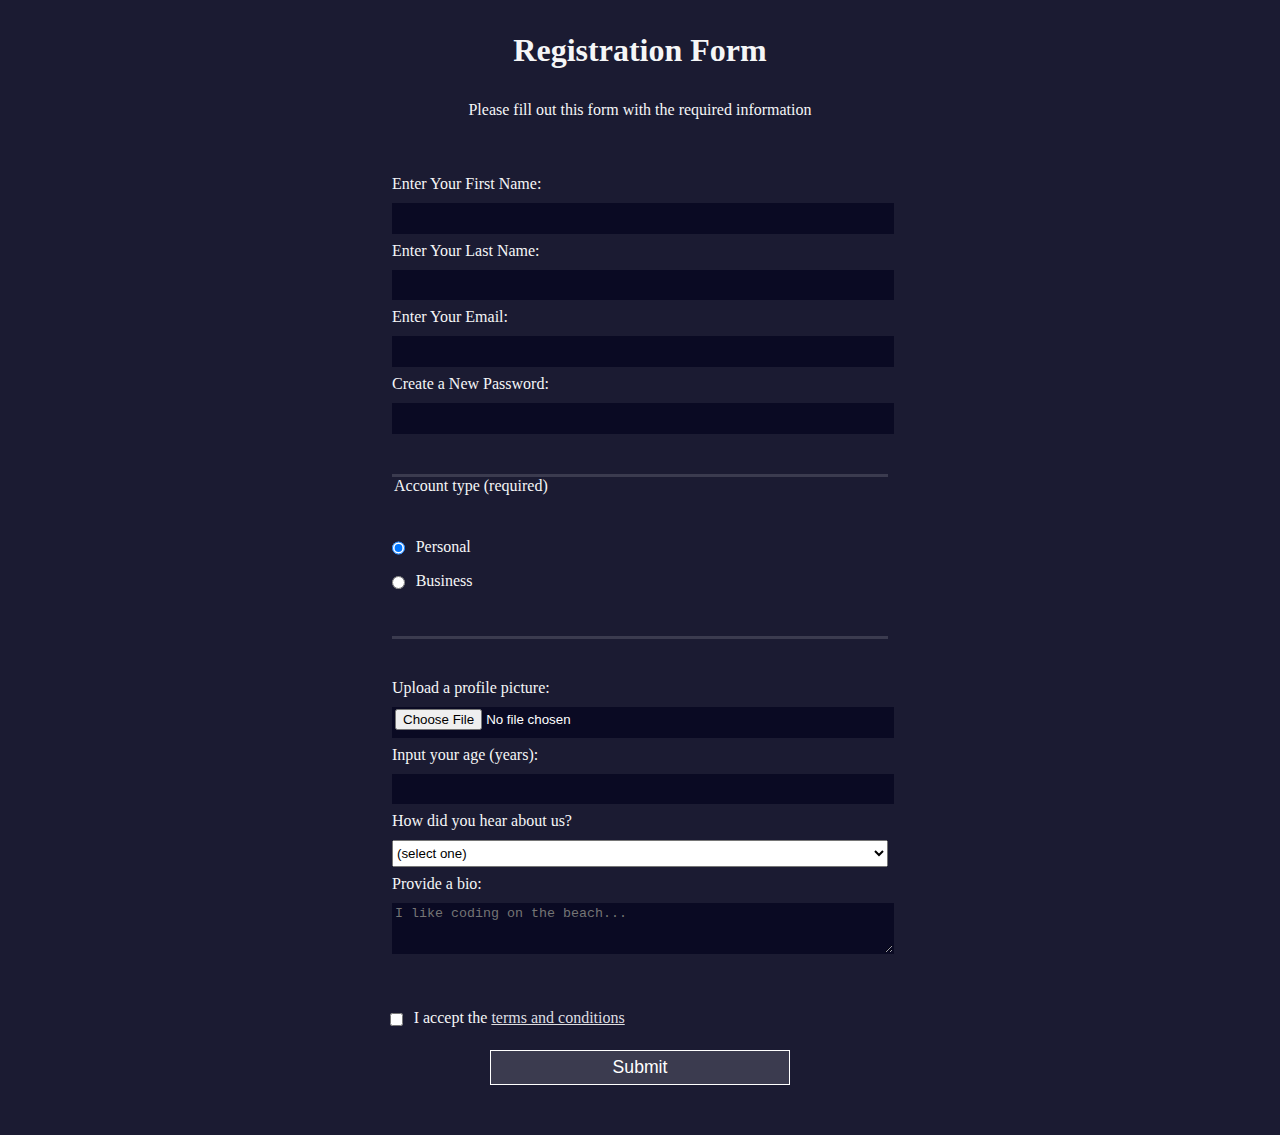
<file: Registration-form/index.html>
<!DOCTYPE html>
<html lang="en">
  <head>
    <meta charset="UTF-8">
    <title>Registration Form</title>
    <link rel="stylesheet" href="styles.css" />
  </head>
  <body>
    <h1>Registration Form</h1>
    <p>Please fill out this form with the required information</p>
    <form method="post" action='https://register-demo.freecodecamp.org'>
      <fieldset>
        <label for="first-name">Enter Your First Name: <input id="first-name" name="first-name" type="text" required /></label>
        <label for="last-name">Enter Your Last Name: <input id="last-name" name="last-name" type="text" required /></label>
        <label for="email">Enter Your Email: <input id="email" name="email" type="email" required /></label>
        <label for="new-password">Create a New Password: <input id="new-password" name="new-password" type="password" pattern="[a-z0-5]{8,}" required /></label>
      </fieldset>
      <fieldset>
        <legend>Account type (required)</legend>
        <label for="personal-account"><input id="personal-account" type="radio" name="account-type" class="inline" checked /> Personal</label>
        <label for="business-account"><input id="business-account" type="radio" name="account-type" class="inline" /> Business</label>
      </fieldset>
      <fieldset>
        <label for="profile-picture">Upload a profile picture: <input id="profile-picture" type="file" name="file" /></label>
        <label for="age">Input your age (years): <input id="age" type="number" name="age" min="13" max="120" /></label>
        <label for="referrer">How did you hear about us?
          <select id="referrer" name="referrer">
            <option value="">(select one)</option>
            <option value="1">freeCodeCamp News</option>
            <option value="2">freeCodeCamp YouTube Channel</option>
            <option value="3">freeCodeCamp Forum</option>
            <option value="4">Other</option>
          </select>
        </label>
        <label for="bio">Provide a bio:
          <textarea id="bio" name="bio" rows="3" cols="30" placeholder="I like coding on the beach..."></textarea>
        </label>
      </fieldset>
      <label for="terms-and-conditions">
        <input class="inline" id="terms-and-conditions" type="checkbox" required name="terms-and-conditions" /> I accept the <a href="https://www.freecodecamp.org/news/terms-of-service/">terms and conditions</a>
      </label>
      <input type="submit" value="Submit" />
    </form>
  </body>
</html>
</file>
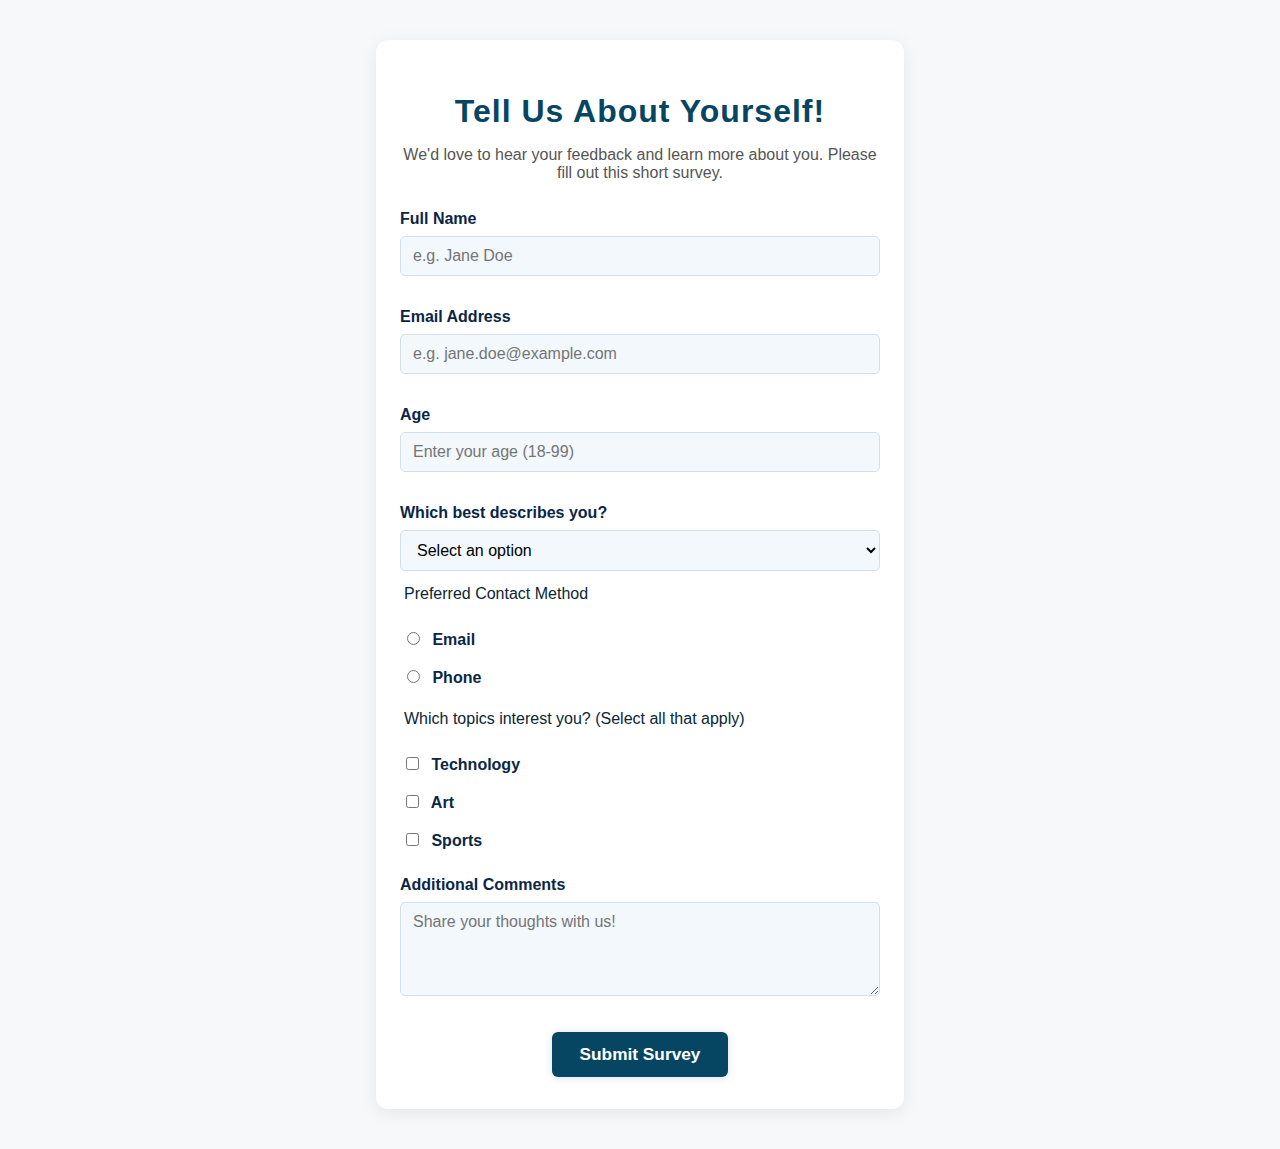
<file: Survey-form/index.html>
<!DOCTYPE html>
<html lang="en">
<head>
  <meta charset="UTF-8">
  <title>My Custom Survey Form</title>
  <meta name="viewport" content="width=device-width, initial-scale=1.0">
  <link rel="stylesheet" href="styles.css">
</head>
<body>
  <div class="container">
    <h1 id="title">Tell Us About Yourself!</h1>
    <p id="description">We'd love to hear your feedback and learn more about you. Please fill out this short survey.</p>

    <form id="survey-form">
      
      <label id="name-label" for="name">Full Name</label>
      <input
        id="name"
        name="name"
        type="text"
        placeholder="e.g. Jane Doe"
        required
      >
      <label id="email-label" for="email">Email Address</label>
      <input
        id="email"
        name="email"
        type="email"
        placeholder="e.g. jane.doe@example.com"
        required
      >
      <label id="number-label" for="number">Age</label>
      <input
        id="number"
        name="number"
        type="number"
        min="18"
        max="99"
        placeholder="Enter your age (18-99)"
      >
      <label for="dropdown">Which best describes you?</label>
      <select id="dropdown" name="role">
        <option value="" disabled selected>Select an option</option>
        <option value="student">Student</option>
        <option value="professional">Professional</option>
        <option value="other">Other</option>
      </select>
      <fieldset>
        <legend>Preferred Contact Method</legend>
        <label>
          <input type="radio" name="contact-method" value="email"> Email
        </label>
        <label>
          <input type="radio" name="contact-method" value="phone"> Phone
        </label>
      </fieldset>

      <!-- Checkboxes -->
      <fieldset>
        <legend>Which topics interest you? (Select all that apply)</legend>
        <label>
          <input type="checkbox" name="interests" value="technology"> Technology
        </label>
        <label>
          <input type="checkbox" name="interests" value="art"> Art
        </label>
        <label>
          <input type="checkbox" name="interests" value="sports"> Sports
        </label>
      </fieldset>
      <label for="comments">Additional Comments</label>
      <textarea
        id="comments"
        name="comments"
        rows="4"
        cols="40"
        placeholder="Share your thoughts with us!"
      ></textarea>
      <button type="submit" id="submit">Submit Survey</button>
    </form>
  </div>
</body>
</html>
</file>
<file: Registration-form/styles.css>
body {
  width: 100%;
  height: 100vh;
  margin: 0;
  background-color: #1b1b32;
  color: #f5f6f7;
  font-family: Tahoma;
  font-size: 16px;
}

h1, p {
  margin: 1em auto;
  text-align: center;
}

form {
  width: 60vw;
  max-width: 500px;
  min-width: 300px;
  margin: 0 auto;
  padding-bottom: 2em;
}

fieldset {
  border: none;
  padding: 2rem 0;
  border-bottom: 3px solid #3b3b4f;
}

fieldset:last-of-type {
  border-bottom: none;
}

label {
  display: block;
  margin: 0.5rem 0;
}

input,
textarea,
select {
  margin: 10px 0 0 0;
  width: 100%;
  min-height: 2em;
}

input, textarea {
  background-color: #0a0a23;
  border: 1px solid #0a0a23;
  color: #ffffff;
}

.inline {
  width: unset;
  margin: 0 0.5em 0 0;
  vertical-align: middle;
}

input[type="submit"] {
  display: block;
  width: 60%;
  margin: 1em auto;
  height: 2em;
  font-size: 1.1rem;
  background-color: #3b3b4f;
  border-color: white;
  min-width: 300px;
}

input[type="file"] {
  padding: 1px 2px;
}

a {
  color: #dfdfe2
}
</file>
<file: Survey-form/styles.css>
body, input, select, textarea, button {
  font-family: 'Segoe UI', Verdana, Arial, sans-serif;
}

body {
  background: #f6f8fa;
  margin: 0;
  padding: 0;
}

.container {
  max-width: 480px;
  margin: 40px auto;
  background: #fff;
  border-radius: 12px;
  box-shadow: 0 4px 18px rgba(0,0,0,0.08);
  padding: 32px 24px;
}

h1#title {
  text-align: center;
  font-size: 2rem;
  margin-bottom: 12px;
  color: #064663;
  letter-spacing: 1px;
}

#description {
  text-align: center;
  color: #555;
  margin-bottom: 28px;
}

form#survey-form label {
  display: block;
  margin-top: 18px;
  margin-bottom: 8px;
  color: #0a2647;
  font-weight: 600;
}

input[type="text"],
input[type="email"],
input[type="number"],
select,
textarea {
  width: 100%;
  padding: 10px 12px;
  border: 1px solid #d3e0ea;
  border-radius: 5px;
  background: #f2f8fc;
  box-sizing: border-box;
  margin-bottom: 14px;
  font-size: 1rem;
  transition: border 0.2s;
}

input:focus,
select:focus,
textarea:focus {
  border: 1.5px solid #064663;
  outline: none;
  background: #fff;
}

fieldset {
  border: none;
  padding: 0;
  margin-bottom: 15px;
}

legend {
  font-weight: 500;
  color: #092635;
  margin-bottom: 8px;
}

/* Radio and checkbox groups */
input[type="radio"],
input[type="checkbox"] {
  margin-right: 8px;
  accent-color: #064663;
}

label[for="comments"] {
  margin-top: 18px;
}
button#submit {
  display: block;
  margin: 18px auto 0;
  background: #064663;
  color: #fff;
  font-size: 1.08rem;
  font-weight: 600;
  padding: 12px 28px;
  border: none;
  border-radius: 6px;
  cursor: pointer;
  box-shadow: 0 1px 8px rgba(6, 70, 99, 0.15);
  transition: background 0.2s, box-shadow 0.2s;
}

button#submit:hover {
  background: #205375;
  box-shadow: 0 2px 12px rgba(6, 70, 99, 0.18);
}
@media (max-width: 600px) {
  .container {
    padding: 18px 8px;
  }
  h1#title {
    font-size: 1.4rem;
  }
}
</file>
